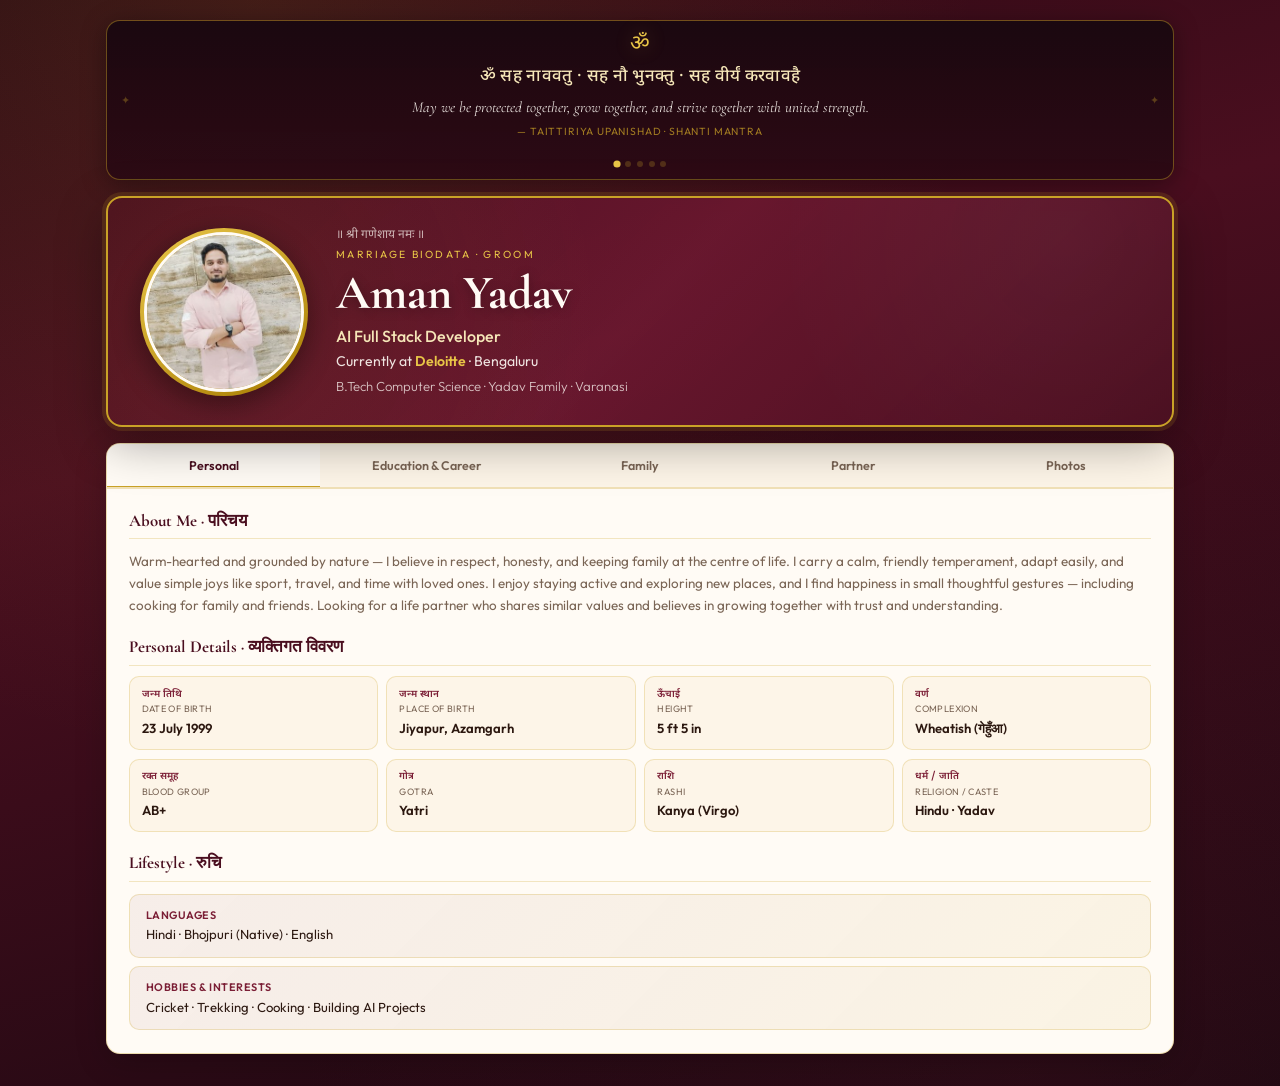
<file: index.html>
<!DOCTYPE html>
<html lang="hi">

<head>
  <meta charset="UTF-8" />
  <meta name="viewport" content="width=device-width, initial-scale=1.0" />
  <title>Aman Yadav — Marriage Biodata</title>
  <meta name="description"
    content="Marriage biodata of Aman Yadav — AI Full Stack Developer at Deloitte, B.Tech CSE, Yadav family Varanasi." />
  <link rel="stylesheet" href="styles.css" />
  <link rel="preload" as="image" href="pic/web/profile.jpg" fetchpriority="high" />
</head>

<body class="theme-groom">

  <main class="biodata-app">

    <header class="sacred-header" aria-label="Sacred wisdom">
      <span class="sacred-om" aria-hidden="true">ॐ</span>
      <div class="sacred-quote-wrap">
        <blockquote class="sacred-quote active" data-index="0">
          <p class="quote-sanskrit">ॐ सह नाववतु · सह नौ भुनक्तु · सह वीर्यं करवावहै</p>
          <p class="quote-meaning">May we be protected together, grow together, and strive together with united strength.</p>
          <cite class="quote-source">— Taittiriya Upanishad · Shanti Mantra</cite>
        </blockquote>
        <blockquote class="sacred-quote" data-index="1">
          <p class="quote-sanskrit">यत्र नार्यस्तु पूज्यन्ते रमन्ते तत्र देवताः</p>
          <p class="quote-meaning">Where women are honored and respected, there the divine powers rejoice and dwell.</p>
          <cite class="quote-source">— Manusmriti 3.56</cite>
        </blockquote>
        <blockquote class="sacred-quote" data-index="2">
          <p class="quote-sanskrit">वसुधैव कुटुम्बकम्</p>
          <p class="quote-meaning">The whole world is one family — in marriage, two families unite into one sacred bond.</p>
          <cite class="quote-source">— Maha Upanishad 6.71</cite>
        </blockquote>
        <blockquote class="sacred-quote" data-index="3">
          <p class="quote-sanskrit">आत्मौपम्येन सर्वत्र समं पश्यति योऽर्जुन · सुखं वा यदि वा दुःखं स योगी परमो मतः</p>
          <p class="quote-meaning">One who sees all beings as equal to oneself, in joy and in sorrow — such a soul walks the highest path of life.</p>
          <cite class="quote-source">— Bhagavad Gita 6.32</cite>
        </blockquote>
        <blockquote class="sacred-quote" data-index="4">
          <p class="quote-sanskrit">धर्मो रक्षति रक्षितः</p>
          <p class="quote-meaning">Righteousness protects those who uphold it — a life built on dharma brings lasting peace to a home.</p>
          <cite class="quote-source">— Bhagavad Gita · Essence of Dharma</cite>
        </blockquote>
      </div>
      <nav class="quote-dots" id="quoteDots" aria-label="Quote navigation"></nav>
    </header>

    <section class="hero-banner">
      <div class="hero-profile">
        <div class="profile-ring">
          <img src="pic/web/profile.jpg" alt="Aman Yadav" class="profile-photo" width="340" height="340"
            decoding="async" fetchpriority="high" />
        </div>
      </div>
      <div class="hero-content">
        <p class="hero-invocation">॥ श्री गणेशाय नमः ॥</p>
        <p class="hero-label">Marriage Biodata · Groom</p>
        <h1 class="hero-name">Aman Yadav</h1>
        <p class="hero-role">AI Full Stack Developer</p>
        <p class="hero-org">Currently at <strong>Deloitte</strong> · Bengaluru</p>
        <p class="hero-tagline">B.Tech Computer Science · Yadav Family · Varanasi</p>
      </div>
    </section>

    <section class="panel panel-info">
      <nav class="tab-nav" role="tablist">
        <button class="tab active" role="tab" data-tab="personal" aria-selected="true">Personal</button>
        <button class="tab" role="tab" data-tab="career">Education &amp; Career</button>
        <button class="tab" role="tab" data-tab="family">Family</button>
        <button class="tab" role="tab" data-tab="partner">Partner</button>
        <button class="tab" role="tab" data-tab="photos">Photos</button>
      </nav>

      <div class="tab-panel active" id="tab-personal" role="tabpanel">
        <h3 class="section-title">About Me · परिचय</h3>
        <p class="about-text">Warm-hearted and grounded by nature — I believe in respect, honesty, and keeping family at the centre of life. I carry a calm, friendly temperament, adapt easily, and value simple joys like sport, travel, and time with loved ones. I enjoy staying active and exploring new places, and I find happiness in small thoughtful gestures — including cooking for family and friends. Looking for a life partner who shares similar values and believes in growing together with trust and understanding.</p>

        <h3 class="section-title">Personal Details · व्यक्तिगत विवरण</h3>
        <div class="stat-cards">
          <div class="stat-card">
            <span class="stat-hi">जन्म तिथि</span>
            <span class="stat-label">Date of Birth</span>
            <span class="stat-value">23 July 1999</span>
          </div>
          <div class="stat-card">
            <span class="stat-hi">जन्म स्थान</span>
            <span class="stat-label">Place of Birth</span>
            <span class="stat-value">Jiyapur, Azamgarh</span>
          </div>
          <div class="stat-card">
            <span class="stat-hi">ऊँचाई</span>
            <span class="stat-label">Height</span>
            <span class="stat-value">5 ft 5 in</span>
          </div>
          <div class="stat-card">
            <span class="stat-hi">वर्ण</span>
            <span class="stat-label">Complexion</span>
            <span class="stat-value">Wheatish (गेहुँआ)</span>
          </div>
          <div class="stat-card">
            <span class="stat-hi">रक्त समूह</span>
            <span class="stat-label">Blood Group</span>
            <span class="stat-value">AB+</span>
          </div>
          <div class="stat-card">
            <span class="stat-hi">गोत्र</span>
            <span class="stat-label">Gotra</span>
            <span class="stat-value">Yatri</span>
          </div>
          <div class="stat-card">
            <span class="stat-hi">राशि</span>
            <span class="stat-label">Rashi</span>
            <span class="stat-value">Kanya (Virgo)</span>
          </div>
          <div class="stat-card">
            <span class="stat-hi">धर्म / जाति</span>
            <span class="stat-label">Religion / Caste</span>
            <span class="stat-value">Hindu · Yadav</span>
          </div>
        </div>

        <h3 class="section-title">Lifestyle · रुचि</h3>
        <div class="detail-banner">
          <span class="detail-banner-key">Languages</span>
          <span class="detail-banner-val">Hindi · Bhojpuri (Native) · English</span>
        </div>
        <div class="detail-banner">
          <span class="detail-banner-key">Hobbies &amp; Interests</span>
          <span class="detail-banner-val">Cricket · Trekking · Cooking · Building AI Projects</span>
        </div>
      </div>

      <div class="tab-panel" id="tab-career" role="tabpanel">
        <h3 class="section-title">Current Role · वर्तमान पद</h3>
        <div class="highlight-card">
          <div class="highlight-badge">Present · Deloitte</div>
          <h3>AI Full Stack Developer</h3>
          <p class="highlight-org">Deloitte · Bengaluru, Karnataka</p>
          <p class="highlight-desc">Building enterprise AI solutions for global clients — React, Next.js, NestJS, Node.js, AWS, LLM Integration</p>
        </div>

        <h3 class="section-title">Education · शिक्षा</h3>
        <div class="timeline">
          <div class="timeline-item">
            <div class="timeline-dot"></div>
            <div class="timeline-content">
              <strong>B.Tech — Computer Science &amp; Engineering</strong>
              <span>Rajkiya Engineering College, Sonbhadra (APJAKTU) · 2017 – 2021</span>
            </div>
          </div>
        </div>

        <h3 class="section-title">Work Experience · अनुभव</h3>
        <div class="timeline">
          <div class="timeline-item">
            <div class="timeline-dot"></div>
            <div class="timeline-content">
              <strong>AI Full Stack Developer — Deloitte</strong>
              <span>Present · Bengaluru · Enterprise AI · React · Next.js · AWS · LLM</span>
            </div>
          </div>
          <div class="timeline-item">
            <div class="timeline-dot"></div>
            <div class="timeline-content">
              <strong>Sr. Full Stack Developer — Block Gemini</strong>
              <span>Healthcare SaaS · AI/LLM Agents · React · Next.js · AWS</span>
            </div>
          </div>
          <div class="timeline-item">
            <div class="timeline-dot"></div>
            <div class="timeline-content">
              <strong>Previous Experience (~5 Years)</strong>
              <span>Manentia AI · BYJU'S · PixelPhant · E-commerce · EdTech</span>
            </div>
          </div>
        </div>

        <h3 class="section-title">Skills · विशेषज्ञता</h3>
        <div class="skill-cloud">
          <span>React</span><span>Next.js</span><span>TypeScript</span><span>Node.js</span>
          <span>NestJS</span><span>PostgreSQL</span><span>MongoDB</span><span>AWS</span>
          <span>Docker</span><span>AI/LLM</span><span>GraphQL</span><span>Microservices</span>
        </div>
      </div>

      <div class="tab-panel" id="tab-family" role="tabpanel">
        <h3 class="section-title">Family Background · पारिवारिक पृष्ठभूमि</h3>
        <div class="family-grid">
          <article class="family-card">
            <span class="family-rel">पिता · Father</span>
            <h4>Sh. Dharamveer Yadav</h4>
            <p>Graduate · LIC Agent · Respectable &amp; disciplined family head</p>
          </article>
          <article class="family-card">
            <span class="family-rel">माता · Mother</span>
            <h4>Smt. Reeta Yadav</h4>
            <p>Graduate · Health Department · Devoted homemaker</p>
          </article>
          <article class="family-card">
            <span class="family-rel">बड़ी बहन · Elder Sister</span>
            <h4>Vinita Yadav</h4>
            <p>PhD Mathematics · Master's Data Science · Married</p>
          </article>
          <article class="family-card">
            <span class="family-rel">जीजा · Brother-in-Law</span>
            <h4>Prabhunath Yadav</h4>
            <p>Senior Software Engineer at SAP</p>
          </article>
          <article class="family-card">
            <span class="family-rel">भांजा · Nephew</span>
            <h4>Vivaan Yadav</h4>
            <p>Son of elder sister · Vinita &amp; Prabhunath</p>
          </article>
          <article class="family-card">
            <span class="family-rel">छोटी बहन · Younger Sister</span>
            <h4>Nikita Yadav</h4>
            <p>B.Tech Biotechnology (Silver Medalist) · Medical Coder at CorroHealth</p>
          </article>
          <article class="family-card">
            <span class="family-rel">छोटा भाई · Younger Brother</span>
            <h4>Anuj Yadav</h4>
            <p>B.E. CSE · Product Manager at ERP</p>
          </article>
        </div>
        <div class="detail-banner">
          <span class="detail-banner-key">Family Type</span>
          <span class="detail-banner-val">Joint family values · Educated siblings · Middle-class, cultured household</span>
        </div>
      </div>

      <div class="tab-panel" id="tab-partner" role="tabpanel">
        <h3 class="section-title">Partner Preferences · जीवनसाथी की अपेक्षाएँ</h3>
        <ul class="pref-list">
          <li>Well-educated, family-oriented girl</li>
          <li>Understanding &amp; supportive nature</li>
          <li>Graduate or above preferred</li>
          <li>Respect for family values &amp; traditions</li>
          <li>Cultured &amp; decent family background</li>
          <li>Willing to settle in India</li>
        </ul>

        <h3 class="section-title">Address · पता</h3>
        <div class="detail-rows">
          <div class="detail-row-item">
            <span class="detail-row-key">Current Address</span>
            <span class="detail-row-val">Vindhyavasani Nagar, Orderly Bazaar, Varanasi, UP</span>
          </div>
          <div class="detail-row-item">
            <span class="detail-row-key">Permanent Address</span>
            <span class="detail-row-val">Village Jiyapur, Post Haraura, Azamgarh, UP — 276126</span>
          </div>
          <div class="detail-row-item">
            <span class="detail-row-key">Work Location</span>
            <span class="detail-row-val">Bengaluru, Karnataka</span>
          </div>
          <div class="detail-row-item">
            <span class="detail-row-key">Native Place</span>
            <span class="detail-row-val">Jiyapur, Azamgarh, UP</span>
          </div>
        </div>

        <div class="contact-card inline-contact">
          <h4>📞 Contact for Alliance · सम्पर्क</h4>
          <p class="contact-text">Phone: Available on request through family</p>
          <p class="footer-note">॥ मांगलिक विवाह हेतु योग्य ॥ · Verified by family</p>
        </div>
      </div>

      <div class="tab-panel tab-panel-photos" id="tab-photos" role="tabpanel">
        <h3 class="section-title">Photographs · फोटोग्राफ · <span id="photoCounter">1 / 13</span></h3>
        <div class="gallery-body">
        <button class="carousel-btn prev" id="carouselPrev" aria-label="Previous photo">‹</button>
        <div class="carousel-stage">
          <div class="carousel-track" id="carouselTrack">
            <div class="carousel-slide active"><img src="pic/web/Image1.jpg" alt="Aman Yadav" width="960" height="1280" decoding="async" fetchpriority="high" /></div>
            <div class="carousel-slide"><img src="pic/web/Image2.jpg" alt="Aman Yadav" loading="lazy" decoding="async" /></div>
            <div class="carousel-slide"><img src="pic/web/Image3.jpg" alt="Aman Yadav" loading="lazy" decoding="async" /></div>
            <div class="carousel-slide"><img src="pic/web/Image5.jpg" alt="Aman Yadav" loading="lazy" decoding="async" /></div>
            <div class="carousel-slide"><img src="pic/web/Image6.jpg" alt="Aman Yadav" loading="lazy" decoding="async" /></div>
            <div class="carousel-slide"><img src="pic/web/Image7.jpg" alt="Aman Yadav" loading="lazy" decoding="async" /></div>
            <div class="carousel-slide"><img src="pic/web/Image8.jpg" alt="Aman Yadav" loading="lazy" decoding="async" /></div>
            <div class="carousel-slide"><img src="pic/web/DSC01229.jpg" alt="Aman Yadav" loading="lazy" decoding="async" /></div>
            <div class="carousel-slide"><img src="pic/web/DSC01236.jpg" alt="Aman Yadav" loading="lazy" decoding="async" /></div>
            <div class="carousel-slide"><img src="pic/web/DSC01239.jpg" alt="Aman Yadav" loading="lazy" decoding="async" /></div>
            <div class="carousel-slide"><img src="pic/web/DSC01521.jpg" alt="Aman Yadav" loading="lazy" decoding="async" /></div>
            <div class="carousel-slide"><img src="pic/web/DSC01530.jpg" alt="Aman Yadav" loading="lazy" decoding="async" /></div>
            <div class="carousel-slide"><img src="pic/web/DSC01570.jpg" alt="Aman Yadav" loading="lazy" decoding="async" /></div>
          </div>
        </div>
        <button class="carousel-btn next" id="carouselNext" aria-label="Next photo">›</button>
      </div>

      <div class="thumb-strip" id="thumbStrip">
        <button class="thumb active" data-index="0"><img src="pic/web/thumb-Image1.jpg" alt="" width="112" height="112" decoding="async" /></button>
        <button class="thumb" data-index="1"><img src="pic/web/thumb-Image2.jpg" alt="" loading="lazy" decoding="async" /></button>
        <button class="thumb" data-index="2"><img src="pic/web/thumb-Image3.jpg" alt="" loading="lazy" decoding="async" /></button>
        <button class="thumb" data-index="3"><img src="pic/web/thumb-Image5.jpg" alt="" loading="lazy" decoding="async" /></button>
        <button class="thumb" data-index="4"><img src="pic/web/thumb-Image6.jpg" alt="" loading="lazy" decoding="async" /></button>
        <button class="thumb" data-index="5"><img src="pic/web/thumb-Image7.jpg" alt="" loading="lazy" decoding="async" /></button>
        <button class="thumb" data-index="6"><img src="pic/web/thumb-Image8.jpg" alt="" loading="lazy" decoding="async" /></button>
        <button class="thumb" data-index="7"><img src="pic/web/thumb-DSC01229.jpg" alt="" loading="lazy" decoding="async" /></button>
        <button class="thumb" data-index="8"><img src="pic/web/thumb-DSC01236.jpg" alt="" loading="lazy" decoding="async" /></button>
        <button class="thumb" data-index="9"><img src="pic/web/thumb-DSC01239.jpg" alt="" loading="lazy" decoding="async" /></button>
        <button class="thumb" data-index="10"><img src="pic/web/thumb-DSC01521.jpg" alt="" loading="lazy" decoding="async" /></button>
        <button class="thumb" data-index="11"><img src="pic/web/thumb-DSC01530.jpg" alt="" loading="lazy" decoding="async" /></button>
        <button class="thumb" data-index="12"><img src="pic/web/thumb-DSC01570.jpg" alt="" loading="lazy" decoding="async" /></button>
      </div>
      </div>
    </section>

  </main>

  <script src="script.js"></script>
</body>

</html>
</file>
<file: styles.css>
/* ─── Royal Gold Marriage Biodata ─── */
@import url('https://fonts.googleapis.com/css2?family=Cormorant+Garamond:ital,wght@0,400;0,600;0,700;1,400&family=Noto+Sans+Devanagari:wght@400;500;600&family=Outfit:wght@300;400;500;600;700&display=swap');

*, *::before, *::after { box-sizing: border-box; margin: 0; padding: 0; }

:root {
  --cream: #FFFBF5;
  --cream-warm: #FDF5E8;
  --maroon: #7B1E35;
  --maroon-dark: #4A0E1F;
  --maroon-mid: #6B1830;
  --gold: #C9A227;
  --gold-bright: #E8C547;
  --gold-pale: #F5E6B8;
  --text: #2C1810;
  --text-muted: #7A6555;
  --panel-bg: #FFFBF5;
  --panel-border: rgba(201, 162, 39, 0.35);
  --photo-bg: #F3EBE0;
  --ff-display: 'Cormorant Garamond', Georgia, serif;
  --ff-body: 'Outfit', sans-serif;
  --ff-hindi: 'Noto Sans Devanagari', sans-serif;
  --accent: #6B1830;
}

html { scroll-behavior: smooth; }

body {
  font-family: var(--ff-body);
  background:
    radial-gradient(ellipse at 20% 0%, rgba(201, 162, 39, 0.12) 0%, transparent 50%),
    radial-gradient(ellipse at 80% 100%, rgba(123, 30, 53, 0.15) 0%, transparent 50%),
    linear-gradient(165deg, #2C0A14 0%, #4A0E1F 35%, #1A0810 100%);
  color: var(--text);
  line-height: 1.5;
  min-height: 100vh;
}

/* ─── App shell ─── */
.biodata-app {
  width: 100%;
  max-width: 1100px;
  margin: 0 auto;
  padding: 1.25rem 1rem 2rem;
  display: flex;
  flex-direction: column;
  gap: 1rem;
}

/* ─── Sacred quotes header (static — scrolls with page, no overlap) ─── */
.sacred-header {
  text-align: center;
  padding: 0.9rem 1.25rem 0.75rem;
  background:
    linear-gradient(180deg, rgba(26, 8, 16, 0.98) 0%, rgba(44, 10, 20, 0.96) 100%);
  border: 1px solid rgba(201, 162, 39, 0.45);
  border-radius: 14px;
  box-shadow: 0 4px 24px rgba(0, 0, 0, 0.35);
  position: relative;
  flex-shrink: 0;
}

.sacred-header::before,
.sacred-header::after {
  content: '✦';
  position: absolute;
  top: 50%;
  transform: translateY(-50%);
  color: rgba(201, 162, 39, 0.35);
  font-size: 0.7rem;
}

.sacred-header::before { left: 0.85rem; }
.sacred-header::after { right: 0.85rem; }

.sacred-om {
  display: block;
  font-family: var(--ff-hindi);
  font-size: 1.35rem;
  color: var(--gold-bright);
  line-height: 1;
  margin-bottom: 0.45rem;
  text-shadow: 0 0 20px rgba(232, 197, 71, 0.25);
}

.sacred-quote-wrap {
  position: relative;
  min-height: 5.5rem;
}

.sacred-quote {
  position: absolute;
  inset: 0;
  margin: 0;
  padding: 0 0.5rem;
  opacity: 0;
  transition: opacity 0.6s ease;
  pointer-events: none;
}

.sacred-quote.active {
  opacity: 1;
  pointer-events: auto;
  position: relative;
}

.quote-sanskrit {
  font-family: var(--ff-hindi);
  font-size: clamp(0.85rem, 2.2vw, 1.05rem);
  color: var(--gold-pale);
  font-weight: 500;
  line-height: 1.55;
  letter-spacing: 0.02em;
}

.quote-meaning {
  font-family: var(--ff-display);
  font-size: clamp(0.82rem, 1.8vw, 0.95rem);
  font-style: italic;
  color: rgba(255, 251, 245, 0.88);
  margin-top: 0.35rem;
  line-height: 1.45;
}

.quote-source {
  display: block;
  font-family: var(--ff-body);
  font-size: 0.65rem;
  font-style: normal;
  color: rgba(201, 162, 39, 0.75);
  margin-top: 0.4rem;
  letter-spacing: 0.08em;
  text-transform: uppercase;
}

.quote-dots {
  display: flex;
  justify-content: center;
  gap: 0.35rem;
  margin-top: 0.55rem;
}

.quote-dot {
  width: 6px;
  height: 6px;
  border-radius: 50%;
  border: none;
  padding: 0;
  background: rgba(201, 162, 39, 0.25);
  cursor: pointer;
  transition: background 0.2s, transform 0.2s;
}

.quote-dot.active {
  background: var(--gold-bright);
  transform: scale(1.2);
}

/* ─── Hero with profile photo ─── */
.hero-banner {
  display: grid;
  grid-template-columns: auto 1fr;
  gap: 1.75rem;
  align-items: center;
  padding: 1.75rem 2rem;
  background:
    linear-gradient(135deg, rgba(74, 14, 31, 0.95) 0%, rgba(107, 24, 48, 0.9) 50%, rgba(74, 14, 31, 0.95) 100%);
  border: 2px solid var(--gold);
  border-radius: 16px;
  box-shadow:
    0 0 0 4px rgba(201, 162, 39, 0.15),
    0 16px 48px rgba(0, 0, 0, 0.35);
  position: relative;
  overflow: hidden;
}

.hero-banner::before {
  content: '';
  position: absolute;
  inset: 0;
  background:
    radial-gradient(circle at 10% 50%, rgba(201, 162, 39, 0.08) 0%, transparent 40%),
    radial-gradient(circle at 90% 20%, rgba(255, 255, 255, 0.04) 0%, transparent 30%);
  pointer-events: none;
}

.hero-profile {
  position: relative;
  z-index: 1;
  flex-shrink: 0;
  display: flex;
  align-items: center;
  justify-content: center;
}

.profile-ring {
  width: 168px;
  height: 168px;
  border-radius: 50%;
  padding: 4px;
  background: linear-gradient(145deg, var(--gold-bright), var(--gold), #A67C00);
  box-shadow: 0 8px 28px rgba(0, 0, 0, 0.4);
  overflow: hidden;
  flex-shrink: 0;
}

.profile-photo {
  width: 100%;
  height: 100%;
  border-radius: 50%;
  object-fit: cover;
  object-position: center center;
  border: 3px solid var(--cream);
  display: block;
  background: var(--photo-bg);
}

.hero-content {
  position: relative;
  z-index: 1;
  text-align: left;
}

.hero-invocation {
  font-family: var(--ff-hindi);
  font-size: 0.75rem;
  color: rgba(255, 251, 245, 0.7);
  margin-bottom: 0.2rem;
}

.hero-label {
  font-size: 0.65rem;
  letter-spacing: 0.22em;
  text-transform: uppercase;
  color: var(--gold-bright);
  margin-bottom: 0.3rem;
}

.hero-name {
  font-family: var(--ff-display);
  font-size: clamp(2.2rem, 4.5vw, 3rem);
  color: var(--cream);
  font-weight: 700;
  line-height: 1.05;
  text-shadow: 0 2px 12px rgba(0, 0, 0, 0.3);
}

.hero-tagline {
  font-size: 0.82rem;
  color: rgba(255, 251, 245, 0.75);
  font-weight: 300;
  margin-top: 0.35rem;
}

.hero-role {
  font-size: 1rem;
  color: var(--gold-pale);
  font-weight: 500;
  margin-top: 0.35rem;
}

.hero-org {
  font-size: 0.88rem;
  color: rgba(255, 251, 245, 0.9);
  margin-top: 0.2rem;
}

.hero-org strong {
  color: var(--gold-bright);
  font-weight: 600;
}

/* ─── Panels ─── */
.panel {
  background: var(--panel-bg);
  border: 1px solid var(--panel-border);
  border-radius: 14px;
  overflow: hidden;
  box-shadow: 0 8px 32px rgba(0, 0, 0, 0.2);
}

.panel-head {
  display: flex;
  align-items: center;
  gap: 0.75rem;
  padding: 0.85rem 1.25rem;
  border-bottom: 1px solid rgba(201, 162, 39, 0.2);
  background: linear-gradient(90deg, rgba(201, 162, 39, 0.08), transparent);
}

.panel-icon {
  width: 34px;
  height: 34px;
  background: var(--maroon);
  color: var(--gold-bright);
  border-radius: 8px;
  display: flex;
  align-items: center;
  justify-content: center;
  font-size: 0.95rem;
}

.panel-head h2 {
  font-family: var(--ff-display);
  font-size: 1.2rem;
  color: var(--maroon-dark);
  font-weight: 700;
}

.panel-sub {
  font-size: 0.72rem;
  color: var(--text-muted);
  font-family: var(--ff-hindi);
}

/* ─── Tabs ─── */
.tab-nav {
  display: flex;
  border-bottom: 2px solid rgba(201, 162, 39, 0.25);
  background: var(--cream-warm);
  overflow-x: auto;
  scrollbar-width: none;
  -webkit-overflow-scrolling: touch;
}

.tab-nav::-webkit-scrollbar { display: none; }

.tab {
  flex: 1;
  min-width: max-content;
  font-family: var(--ff-body);
  font-size: 0.78rem;
  font-weight: 600;
  padding: 0.85rem 0.85rem;
  border: none;
  background: none;
  color: var(--text-muted);
  cursor: pointer;
  border-bottom: 3px solid transparent;
  margin-bottom: -2px;
  transition: color 0.2s, border-color 0.2s;
  white-space: nowrap;
}

.tab:hover { color: var(--maroon); }

.tab.active {
  color: var(--maroon-dark);
  border-bottom-color: var(--gold);
  background: var(--cream);
}

.tab-panel {
  display: none;
  padding: 1.15rem 1.35rem 1.4rem;
}

.tab-panel.active { display: block; }

.section-title {
  font-family: var(--ff-display);
  font-size: 1.05rem;
  color: var(--maroon-dark);
  font-weight: 700;
  margin-bottom: 0.65rem;
  padding-bottom: 0.35rem;
  border-bottom: 1px solid rgba(201, 162, 39, 0.25);
}

.section-title:not(:first-child) {
  margin-top: 1.1rem;
}

.about-text {
  font-size: 0.84rem;
  color: var(--text-muted);
  line-height: 1.65;
  margin-bottom: 0.25rem;
}

.detail-banner + .detail-banner {
  margin-top: 0.5rem;
}

/* ─── Stat cards ─── */
.stat-cards {
  display: grid;
  grid-template-columns: repeat(4, 1fr);
  gap: 0.55rem;
}

.stat-card {
  background: var(--cream-warm);
  border: 1px solid rgba(201, 162, 39, 0.25);
  border-radius: 10px;
  padding: 0.65rem 0.75rem;
}

.stat-hi {
  font-family: var(--ff-hindi);
  font-size: 0.62rem;
  color: var(--maroon);
  font-weight: 600;
  display: block;
}

.stat-label {
  font-size: 0.58rem;
  color: var(--text-muted);
  text-transform: uppercase;
  letter-spacing: 0.04em;
  display: block;
}

.stat-value {
  font-size: 0.82rem;
  font-weight: 600;
  color: var(--text);
  display: block;
  margin-top: 0.15rem;
}

.detail-banner {
  margin-top: 0.75rem;
  padding: 0.75rem 1rem;
  background: linear-gradient(135deg, rgba(107, 24, 48, 0.06), rgba(201, 162, 39, 0.08));
  border: 1px solid rgba(201, 162, 39, 0.25);
  border-radius: 10px;
}

.detail-banner-key {
  font-size: 0.68rem;
  font-weight: 600;
  color: var(--maroon);
  text-transform: uppercase;
  letter-spacing: 0.05em;
  display: block;
}

.detail-banner-val {
  font-size: 0.82rem;
  color: var(--text);
  display: block;
  margin-top: 0.15rem;
}

/* ─── Career ─── */
.highlight-card {
  background: linear-gradient(135deg, var(--maroon-dark), var(--maroon-mid));
  color: var(--cream);
  border-radius: 12px;
  padding: 1rem 1.25rem;
  margin-bottom: 0.75rem;
  border: 1px solid rgba(201, 162, 39, 0.3);
}

.highlight-badge {
  display: inline-block;
  font-size: 0.6rem;
  font-weight: 700;
  letter-spacing: 0.12em;
  text-transform: uppercase;
  background: var(--gold);
  color: var(--maroon-dark);
  padding: 0.15rem 0.5rem;
  border-radius: 4px;
  margin-bottom: 0.35rem;
}

.highlight-card h3 {
  font-family: var(--ff-display);
  font-size: 1.35rem;
  font-weight: 700;
}

.highlight-org {
  font-size: 0.85rem;
  color: var(--gold-pale);
  margin: 0.15rem 0;
}

.highlight-desc {
  font-size: 0.78rem;
  opacity: 0.9;
  line-height: 1.5;
}

.timeline { margin-bottom: 0.75rem; }

.timeline-item {
  padding: 0.5rem 0 0.5rem 1rem;
  border-left: 2px solid rgba(201, 162, 39, 0.3);
  margin-left: 6px;
  position: relative;
}

.timeline-dot {
  position: absolute;
  left: -5px;
  top: 0.75rem;
  width: 8px;
  height: 8px;
  background: var(--gold);
  border-radius: 50%;
}

.timeline-content strong {
  display: block;
  font-size: 0.82rem;
  color: var(--text);
}

.timeline-content span {
  font-size: 0.72rem;
  color: var(--text-muted);
}

.skill-cloud {
  display: flex;
  flex-wrap: wrap;
  gap: 0.35rem;
}

.skill-cloud span {
  font-size: 0.68rem;
  font-weight: 500;
  padding: 0.25rem 0.6rem;
  background: rgba(107, 24, 48, 0.07);
  border: 1px solid rgba(107, 24, 48, 0.12);
  border-radius: 20px;
  color: var(--maroon);
}

/* ─── Family grid ─── */
.family-grid {
  display: grid;
  grid-template-columns: repeat(3, 1fr);
  gap: 0.6rem;
  margin-bottom: 0.75rem;
}

.family-card {
  background: var(--cream-warm);
  border: 1px solid rgba(201, 162, 39, 0.25);
  border-left: 3px solid var(--maroon);
  border-radius: 10px;
  padding: 0.85rem 1rem;
}

.family-rel {
  font-family: var(--ff-hindi);
  font-size: 0.66rem;
  color: var(--maroon);
  font-weight: 600;
}

.family-card h4 {
  font-family: var(--ff-display);
  font-size: 1.05rem;
  color: var(--maroon-dark);
  font-weight: 700;
  margin: 0.15rem 0;
}

.family-card p {
  font-size: 0.76rem;
  color: var(--text-muted);
  line-height: 1.45;
}

/* ─── Partner tab ─── */
.pref-list {
  list-style: none;
  display: grid;
  grid-template-columns: 1fr 1fr;
  gap: 0.35rem 1rem;
  margin-bottom: 0.25rem;
}

.pref-list li {
  font-size: 0.78rem;
  color: var(--text-muted);
  padding-left: 0.85rem;
  position: relative;
  line-height: 1.45;
}

.pref-list li::before {
  content: '◆';
  position: absolute;
  left: 0;
  color: var(--gold);
  font-size: 0.45rem;
  top: 0.4rem;
}

.detail-rows {
  display: flex;
  flex-direction: column;
  gap: 0.55rem;
}

.detail-row-item {
  background: var(--cream-warm);
  border: 1px solid rgba(201, 162, 39, 0.2);
  border-radius: 10px;
  padding: 0.65rem 0.85rem;
}

.detail-row-key {
  display: block;
  font-size: 0.65rem;
  font-weight: 600;
  color: var(--maroon);
  text-transform: uppercase;
  letter-spacing: 0.05em;
}

.detail-row-val {
  display: block;
  font-size: 0.82rem;
  color: var(--text);
  margin-top: 0.15rem;
  line-height: 1.45;
}

.contact-card.inline-contact {
  margin-top: 1.1rem;
  border-radius: 12px;
  padding: 1rem 1.15rem;
}

.tab-panel-photos {
  padding-bottom: 1rem;
}

.tab-panel-photos .gallery-body {
  padding: 0.5rem 0 0.75rem;
}

.tab-panel-photos .thumb-strip {
  padding: 0 0 0.25rem;
}

/* ─── Photo gallery ─── */
.gallery-body {
  display: flex;
  align-items: center;
  justify-content: center;
  gap: 0.75rem;
  padding: 1rem 1.25rem;
}

.carousel-btn {
  flex-shrink: 0;
  width: 38px;
  height: 38px;
  border-radius: 50%;
  border: 1px solid rgba(201, 162, 39, 0.5);
  background: #fff;
  color: var(--maroon);
  font-size: 1.35rem;
  line-height: 1;
  cursor: pointer;
  display: flex;
  align-items: center;
  justify-content: center;
}

.carousel-btn:hover {
  background: var(--maroon);
  color: var(--cream);
}

.carousel-stage {
  flex: 1;
  max-width: 380px;
  aspect-ratio: 3 / 4;
  position: relative;
  border-radius: 12px;
  overflow: hidden;
  border: 2px solid rgba(201, 162, 39, 0.45);
  background: var(--photo-bg);
  box-shadow: 0 4px 20px rgba(74, 14, 31, 0.12);
}

.carousel-track {
  position: relative;
  width: 100%;
  height: 100%;
}

.carousel-slide {
  position: absolute;
  inset: 0;
  opacity: 0;
  transition: opacity 0.3s ease;
  display: flex;
  align-items: center;
  justify-content: center;
  background: var(--photo-bg);
}

.carousel-slide.active {
  opacity: 1;
  z-index: 1;
}

.carousel-slide img {
  width: 100%;
  height: 100%;
  object-fit: contain;
  object-position: center center;
}

.thumb-strip {
  display: flex;
  gap: 0.45rem;
  padding: 0 1.25rem 1.1rem;
  overflow-x: auto;
  scrollbar-width: thin;
  scrollbar-color: var(--gold) transparent;
  justify-content: center;
  flex-wrap: wrap;
}

.thumb {
  flex-shrink: 0;
  width: 54px;
  height: 54px;
  border-radius: 8px;
  overflow: hidden;
  border: 2px solid transparent;
  cursor: pointer;
  padding: 0;
  background: var(--photo-bg);
}

.thumb img {
  width: 100%;
  height: 100%;
  object-fit: cover;
  object-position: center center;
}

.thumb.active {
  border-color: var(--gold);
  box-shadow: 0 0 0 1px var(--gold);
}

/* ─── Responsive ─── */
@media (max-width: 900px) {
  .stat-cards { grid-template-columns: repeat(2, 1fr); }
  .family-grid { grid-template-columns: repeat(2, 1fr); }
  .pref-list { grid-template-columns: 1fr; }
}

@media (max-width: 640px) {
  .biodata-app { padding: 0.75rem 0.65rem 1.5rem; }

  .sacred-header { padding: 0.75rem 0.85rem 0.65rem; }
  .sacred-header::before, .sacred-header::after { display: none; }
  .sacred-quote-wrap { min-height: 6.5rem; }

  .hero-banner {
    grid-template-columns: 1fr;
    text-align: center;
    padding: 1.25rem 1rem;
    gap: 1rem;
  }

  .hero-profile { display: flex; justify-content: center; }

  .profile-ring { width: 140px; height: 140px; }

  .hero-content { text-align: center; }

  .tab { font-size: 0.72rem; padding: 0.75rem 0.65rem; }

  .stat-cards { grid-template-columns: 1fr 1fr; }
  .family-grid { grid-template-columns: 1fr; }

  .gallery-body { padding: 0.75rem; gap: 0.4rem; }
  .carousel-btn { width: 32px; height: 32px; font-size: 1.1rem; }
  .carousel-stage { max-width: 100%; }
  .thumb { width: 46px; height: 46px; }
  .thumb-strip { justify-content: flex-start; flex-wrap: nowrap; }
}

/* ─── Print ─── */
@media print {
  body { background: white; }
  .biodata-app { max-width: 100%; padding: 0; gap: 0; }
  .hero-banner, .panel { box-shadow: none; border-radius: 0; }
  .panel { background: white; }
  .tab-nav { display: none; }
  .tab-panel { display: block !important; page-break-inside: avoid; }
  .tab-panel:not(#tab-personal) { display: none !important; }
  #tab-photos { page-break-before: always; }
  .carousel-slide { position: static; opacity: 1 !important; }
  .carousel-slide:not(.active) { display: none; }
  .carousel-btn, .thumb-strip { display: none; }
  .hero-banner {
    background: var(--maroon-dark);
    -webkit-print-color-adjust: exact;
    print-color-adjust: exact;
  }
}
</file>
